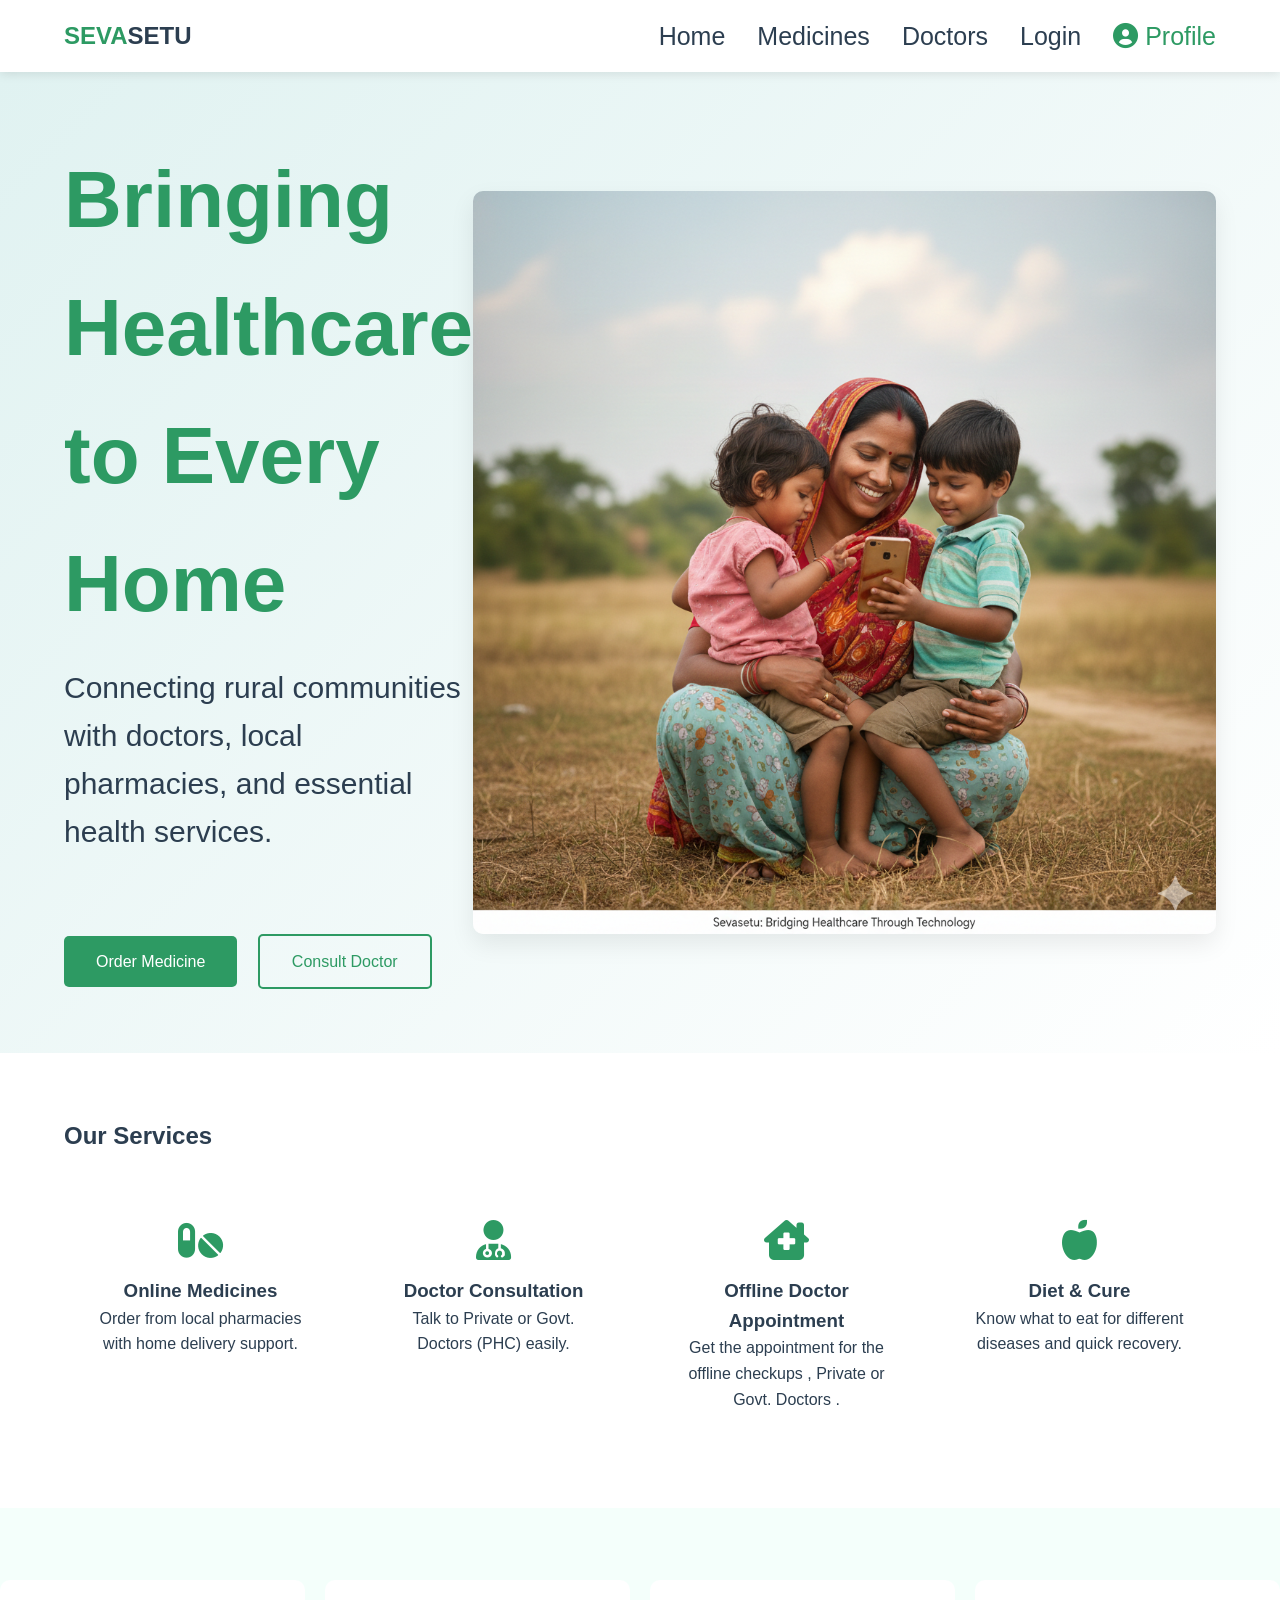
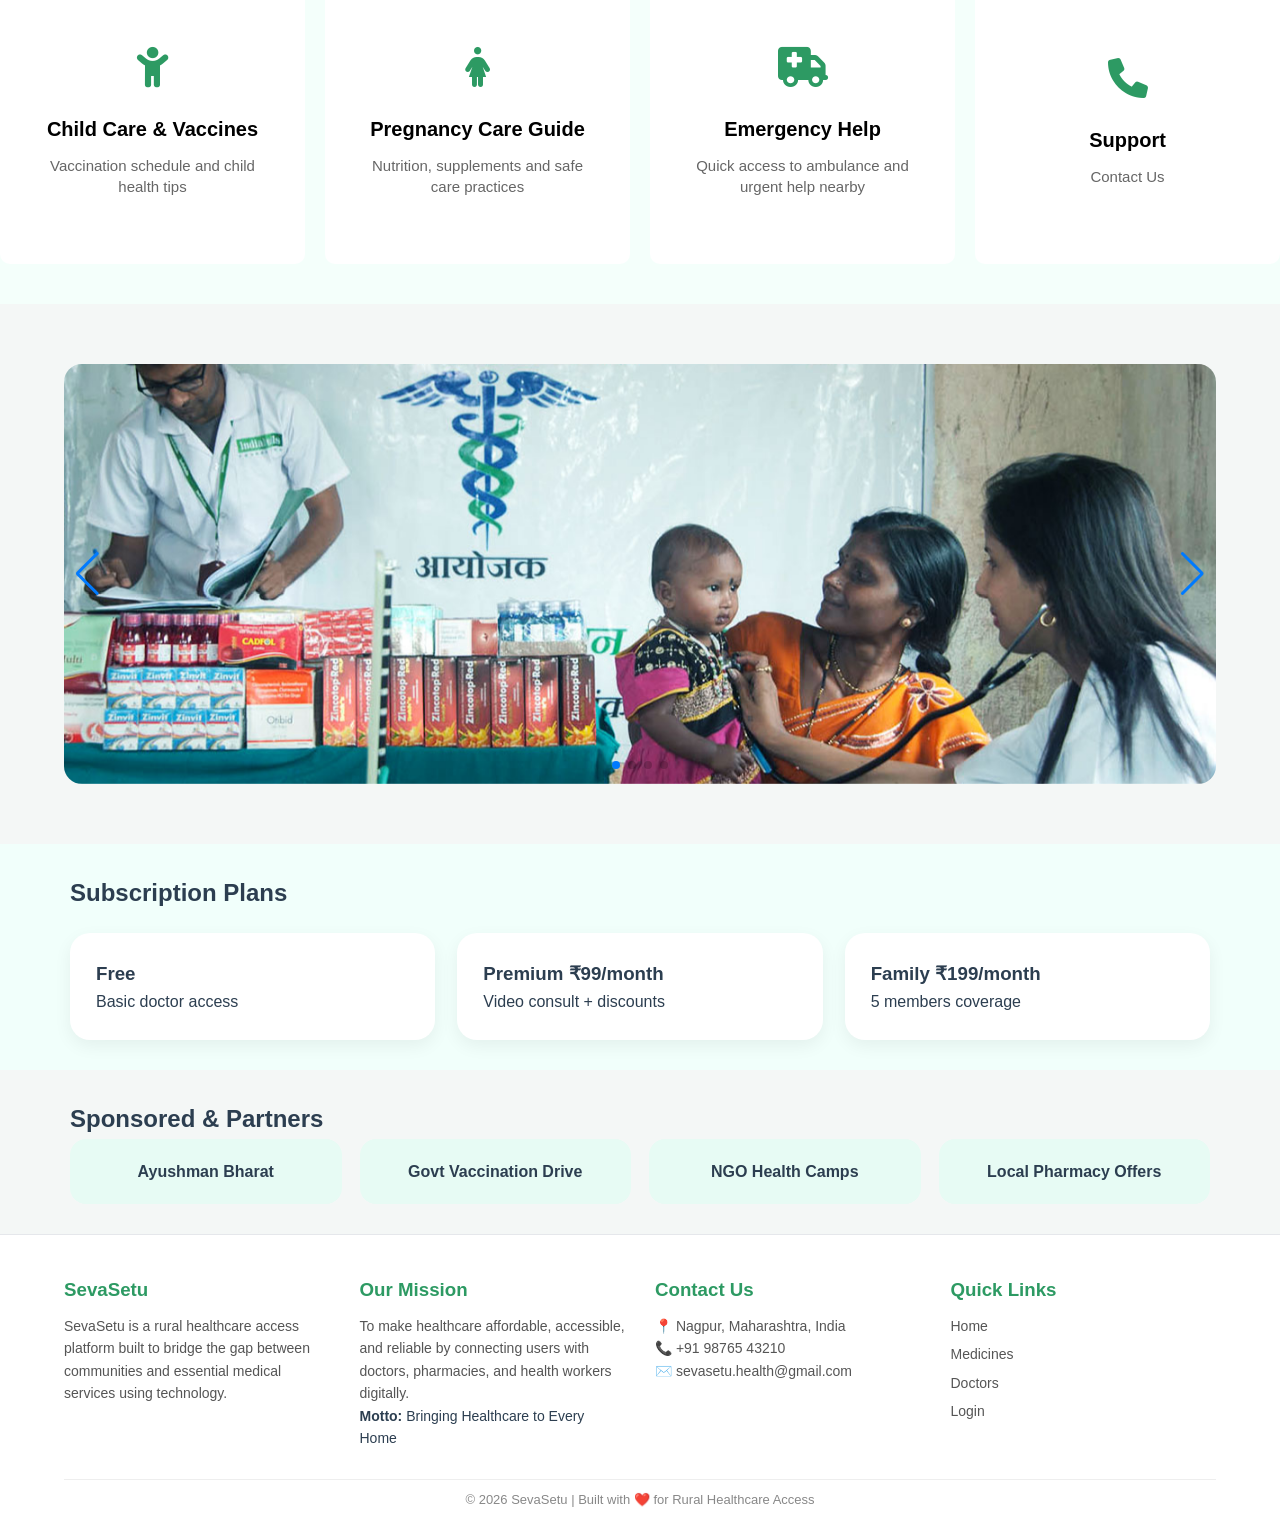
<file: index.html>
<!DOCTYPE html>
<html lang="en">
<head>
    <meta charset="UTF-8">
    <meta name="viewport" content="width=device-width, initial-scale=1.0">
    <title>SevaSetu - Rural Healthcare Access</title>
    <link rel="stylesheet" href="style.css">
    <link rel="stylesheet" href="https://cdnjs.cloudflare.com/ajax/libs/font-awesome/6.0.0/css/all.min.css">
    <link
    rel="stylesheet"
    href="https://cdn.jsdelivr.net/npm/swiper@11/swiper-bundle.min.css"
  /> 
  
</head>
<body>

    <nav class="navbar">
        <div class="logo">SEVA<span>SETU</span></div>
        <ul class="nav-links">
            <li><a href="#home">Home</a></li>
            <li><a href="./medicine.html">Medicines</a></li>
            <li><a href="./doctors.html">Doctors</a></li>
            <li><a href="./login.html">Login</a></li>
            <li><a href="#" class="profile-btn"><i class="fas fa-user-circle"></i> Profile</a></li>
        </ul>
    </nav>

    <header class="hero" id="home">
        <div class="hero-content">
            <h1>Bringing Healthcare to Every Home</h1>
            <p>Connecting rural communities with doctors, local pharmacies, and essential health services.</p>
            <div class="hero-btns">
                <a href="./medicine.html" class="btn-primary">Order Medicine</a>
                <a href="./doctors.html" class="btn-secondary">Consult Doctor</a>
            </div>
        </div>
        <div class="hero-image">
            <img src="./heroimg.png" alt="Rural family using smartphone for healthcare">
        </div>
    </header>

    <section class="services" id="services">
        <div class="section-title">
            <h2>Our Services</h2>
            <div class="underline"></div>
        </div>
        <div class="grid-container">
            <div class="card">
              <a href="./medicine.html">
                <i class="fas fa-pills"></i>
                <h3>Online Medicines</h3>
                <p>Order from local pharmacies with home delivery support.</p>
              </a>
            </div>
            <div class="card">
              <a href="./doctors.html">
                <i class="fas fa-user-md"></i>
                <h3>Doctor Consultation</h3>
                <p>Talk to Private or Govt. Doctors (PHC) easily.</p>
              </a>
            </div>
            <div class="card">
              <a href="./doctors.html">
              <i class="fas fa-clinic-medical"></i>

                <h3>Offline  Doctor Appointment</h3>
                <p>Get the appointment for the offline checkups , Private or Govt. Doctors .</p>
              </a>
              </div>
            <div class="card">
              <a href="./diet">
                <i class="fas fa-apple-alt"></i>
                <h3>Diet & Cure</h3>
                <p>Know what to eat for different diseases and quick recovery.</p>
              </a>
              </div>
           
           
        </div>
    </section>
    <section class="HealthGuides" id="HealthGuides">
        <div class="section-title">
           
            <div class="underline"></div>
        </div>
        <div class="grid-container">
            <div class="card">
                <a href="child-care.html" class="health-card">
                    <i class="fas fa-child"></i>
                    <h3 style="font-size: 20px;">Child Care & Vaccines</h3>
                    <p style="font-size: 15px;">Vaccination schedule and child health tips</p>
                  </a>  
            </div>
            <div class="card">
                <a href="pregnancy-care.html" class="health-card">
                    <i class="fas fa-female"></i>
                    <h3 style="font-size: 20px;">Pregnancy Care Guide</h3>
                    <p style="font-size: 15px;">Nutrition, supplements and safe care practices</p>
                  </a>
                
            </div>
            <div class="card">
                
            <a href="child-care.html" class="health-card">
              <i class="fas fa-ambulance"></i>  
                <h3 style="font-size: 20px;">Emergency Help</h3>
                <p style="font-size: 15px;">Quick access to ambulance and urgent help nearby</p>
              </a>
            </div>
            <div class="card">
                <a href="child-care.html" class="health-card">
                    <i class="fas fa-phone"></i>
                    <h3 style="font-size: 20px;">Support</h3>
                    <p style="font-size: 15px;">Contact Us</p>
                  </a>  
            </div>
           </div>
           </section>
    
           <section class="promo-slider">
            <div class="swiper mySwiper">
              <div class="swiper-wrapper">
          
                <!-- Slide 1 -->
                <div class="swiper-slide">
                    <a href="products.html" class="slide-link">
                  <img src="./checkup 2.jpg" alt="AromaBliss Luxury">
                  </a>
                </div>
          
                <!-- Slide 2 -->
                <div class="swiper-slide">
                    <a href="products.html" class="slide-link">
                  <img src="./img.png" alt="Special Offers">
                    </a>
                </div>
          
                <!-- Slide 3 -->
                <div class="swiper-slide">
                    <a href="products.html" class="slide-link">
                  <img src="./check2.jpg" alt="New Arrivals">
                    </a>
                </div>
                <div class="swiper-slide">
                  <a href="products.html" class="slide-link">
                <img src="./done.jpeg" alt="New Arrivals">
                  </a>
              </div>
          
              </div>
          
              <!-- Navigation -->
              <div class="swiper-button-next"></div>
              <div class="swiper-button-prev"></div>
          
              <!-- Pagination dots -->
              <div class="swiper-pagination banner-pagination"></div>
            
          </section>
    
    
<!-- Plans -->
<section class="plans">
    <h2>Subscription Plans</h2>
    <div class="plan-grid">
      <div class="plan-card">
        <h3>Free</h3>
        <p>Basic doctor access</p>
      </div>
      <div class="plan-card">
        <h3>Premium ₹99/month</h3>
        <p>Video consult + discounts</p>
      </div>
      <div class="plan-card">
        <h3>Family ₹199/month</h3>
        <p>5 members coverage</p>
      </div>
    </div>
  </section>
  
  <!-- Ads -->
  <section class="ads">
    <h2>Sponsored & Partners</h2>
    <div class="ads-grid">
      <div class="ad-box">Ayushman Bharat</div>
      <div class="ad-box">Govt Vaccination Drive</div>
      <div class="ad-box">NGO Health Camps</div>
      <div class="ad-box">Local Pharmacy Offers</div>
    </div>
  </section>
  
  
  <footer style="background:#ffffff; border-top:1px solid #e5e7eb; padding:40px 5% 15px; font-family:'Segoe UI', sans-serif;">

    <div style="display:grid; grid-template-columns:repeat(auto-fit, minmax(220px, 1fr)); gap:30px;">
  
      <!-- About -->
      <div>
        <h3 style="color:#2d9a63; margin-bottom:10px;">SevaSetu</h3>
        <p style="font-size:14px; color:#555; line-height:1.6;">
          SevaSetu is a rural healthcare access platform built to bridge the gap between
          communities and essential medical services using technology.
        </p>
      </div>
  
      <!-- Mission -->
      <div>
        <h3 style="color:#2d9a63; margin-bottom:10px;">Our Mission</h3>
        <p style="font-size:14px; color:#555; line-height:1.6;">
          To make healthcare affordable, accessible, and reliable by connecting users
          with doctors, pharmacies, and health workers digitally.
        </p>
        <p style="font-size:14px;"><strong>Motto:</strong> Bringing Healthcare to Every Home</p>
      </div>
  
      <!-- Contact -->
      <div>
        <h3 style="color:#2d9a63; margin-bottom:10px;">Contact Us</h3>
        <p style="font-size:14px; color:#555;">📍 Nagpur, Maharashtra, India</p>
        <p style="font-size:14px; color:#555;">📞 +91 98765 43210</p>
        <p style="font-size:14px; color:#555;">✉️ sevasetu.health@gmail.com</p>
      </div>
  
      <!-- Quick Links -->
      <div>
        <h3 style="color:#2d9a63; margin-bottom:10px;">Quick Links</h3>
        <a href="index.html" style="display:block; font-size:14px; color:#555; text-decoration:none; margin-bottom:6px;">Home</a>
        <a href="medicines.html" style="display:block; font-size:14px; color:#555; text-decoration:none; margin-bottom:6px;">Medicines</a>
        <a href="doctors.html" style="display:block; font-size:14px; color:#555; text-decoration:none; margin-bottom:6px;">Doctors</a>
        <a href="login.html" style="display:block; font-size:14px; color:#555; text-decoration:none;">Login</a>
      </div>
  
    </div>
  
    <div style="text-align:center; margin-top:30px; font-size:13px; color:#888; border-top:1px solid #eee; padding-top:10px;">
      © 2026 SevaSetu | Built with ❤️ for Rural Healthcare Access
    </div>
  
  </footer>
  

    <script src="https://cdn.jsdelivr.net/npm/swiper@11/swiper-bundle.min.js"></script>

<script>
  const swiper = new Swiper(".mySwiper", {
    loop: true,
    spaceBetween: 20,

    autoplay: {
      delay: 3000,
      disableOnInteraction: false,
    },

    pagination: {
      el: ".swiper-pagination",
      clickable: true,
    },

    navigation: {
      nextEl: ".swiper-button-next",
      prevEl: ".swiper-button-prev",
    },
  });
</script>

      
<script>
  // Smooth scroll for navigation links
  function scrollToSection(id) {
    const el = document.getElementById(id);
    if(el) {
      el.scrollIntoView({ behavior: 'smooth' });
    }
  }

  // Carousel functionality
  const carouselImages = document.getElementById('carousel-images');
  const totalSlides = carouselImages.children.length;
  let currentIndex = 0;

  function updateCarousel() {
    const offset = -currentIndex * 100;
    carouselImages.style.transform = `translateX(${offset}%)`;
  }

  function nextSlide() {
    currentIndex = (currentIndex + 1) % totalSlides;
    updateCarousel();
  }

  function prevSlide() {
    currentIndex = (currentIndex - 1 + totalSlides) % totalSlides;
    updateCarousel();
  }

  // Auto slide every 10 seconds
  setInterval(nextSlide, 10000);


  const cart = [];

  function addToCart(productName) {
    cart.push(productName);
    updateCart();
    alert(`${productName} added to cart!`);
  }

  function updateCart() {
    const cartItemsDiv = document.getElementById('cart-items');
    if (cart.length === 0) {
      cartItemsDiv.innerHTML = '<p>Your cart is empty.</p>';
    } else {
      const itemCounts = {};
      cart.forEach(item => {
        itemCounts[item] = (itemCounts[item] || 0) + 1;
      });

      cartItemsDiv.innerHTML = `
        <ul style="list-style: none; padding-left: 0;">
          ${Object.entries(itemCounts).map(([item, count]) => `
            <li style="padding: 8px 0; border-bottom: 1px solid #ddd;">
              ${item} - <strong>${count}</strong>
            </li>`).join('')}
        </ul>
        <button onclick="clearCart()" style="margin-top: 10px; padding: 8px 16px; background-color: #007c91; color: white; border: none; border-radius: 4px; cursor: pointer;">Clear Cart</button>
      `;
    }
  }

  function clearCart() {
    cart.length = 0;
    updateCart();
  }

  function scrollToSection(id) {
    const element = document.getElementById(id);
    if (element) {
      element.scrollIntoView({ behavior: 'smooth' });
    }
  }
</script>
   
</body>
</html>
</file>
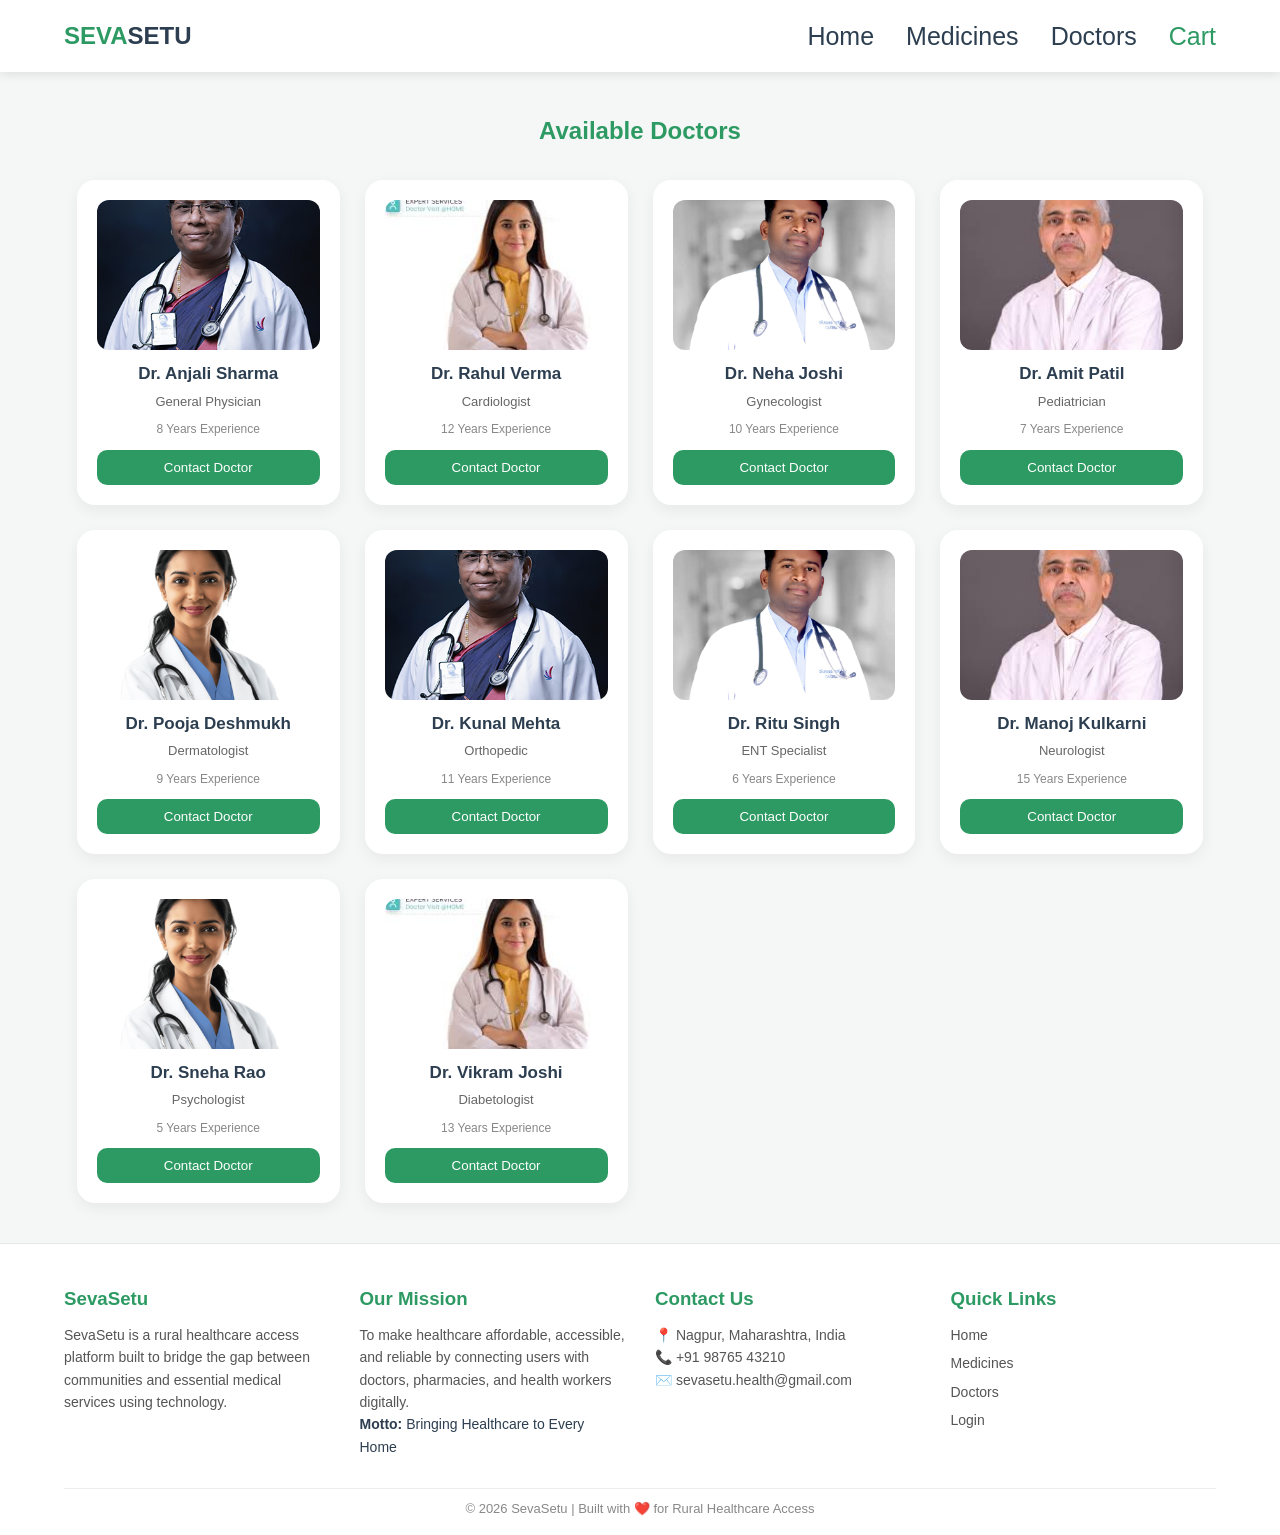
<file: doctors.html>
<!DOCTYPE html>
<html lang="en">
<head>
<meta charset="UTF-8" />
<meta name="viewport" content="width=device-width, initial-scale=1.0" />
<title>SevaSetu | Doctor Consultation</title>

<style>

:root {
    --primary: #2d9a63;
    --secondary: #27ae60;
    --accent: #f39c12;
    --dark: #2c3e50;
    --light: #f4f7f6;
}

* { margin: 0;
   padding: 0;
    box-sizing: border-box; 
 font-family: 'Segoe UI', sans-serif;
 }

 html, body {
    overflow-x: hidden;
  }
  
body { background: var(--light); color: var(--dark); line-height: 1.6; }


.navbar {
    display: flex;
     justify-content: space-between; 
     align-items: center;
    padding: 1rem 5%; background: white; 
    box-shadow: 0 2px 10px rgba(0,0,0,0.1);
    position: sticky; top: 0; z-index: 1000;
}
.logo { font-size: 1.5rem; 
    font-weight: bold; 
    color: var(--primary); 
}

.logo span
 { color: var(--dark); }

.nav-links { list-style: none; 
    display: flex; 
    font-size: 25px;
    gap: 2rem; }

.nav-links a 
{ text-decoration: none; 
    color: var(--dark);
     font-weight: 500;
     }

.profile-btn { 
    color: var(--primary) !important; 
    font-weight: bold; 
}

/* DOCTORS SECTION */
#doctors {
  padding: 40px 6%;
}

#doctors h2 {
  text-align: center;
  color: var(--primary);
  margin-bottom: 30px;
}

.doctor-grid {
  display: grid;
  grid-template-columns: repeat(auto-fit, minmax(240px, 1fr));
  gap: 25px;
}

.doctor-card {
  background: white;
  border-radius: 18px;
  padding: 20px;
  box-shadow: 0 5px 15px rgba(0,0,0,0.06);
  display: flex;
  flex-direction: column;
  text-align: center;
  transition: 0.3s;
}

.doctor-card:hover {
  transform: translateY(-5px);
  border: 2px solid var(--primary);
}

.doctor-img {
  width: 100%;
  height: 150px;
  object-fit: cover;
  border-radius: 12px;
  margin-bottom: 10px;
}

.doctor-card h3 {
  font-size: 17px;
  margin-bottom: 4px;
}

.speciality {
  font-size: 13px;
  color: #666;
  margin-bottom: 8px;
}

.experience {
  font-size: 12px;
  color: #888;
  margin-bottom: 10px;
}

.contact-btn {
  background: var(--primary);
  color: white;
  border: none;
  padding: 10px;
  border-radius: 10px;
  cursor: pointer;
  margin-top: auto;
}

.contact-btn:hover {
  background: #248a57;
}
</style>
</head>
<body>

<!-- NAVBAR -->
<header class="navbar">
    <div class="logo">SEVA<span>SETU</span></div>
  <ul class="nav-links">
    <li><a href="index.html">Home</a></li>
    <li><a href="medicine.html">Medicines</a></li>
    <li><a href="doctors.html">Doctors</a></li>
    <li><a href="cart.html" class="profile-btn">Cart</a></li>
  </ul>
</header>

<!-- DOCTOR CONSULTATION -->
<section id="doctors">
  <h2>Available Doctors</h2>

  <div class="doctor-grid">

    <!-- 10 Doctor Cards -->
    <div class="doctor-card">
      <img src="./Dr-Sathiamma.jpg" class="doctor-img">
      <h3>Dr. Anjali Sharma</h3>
      <div class="speciality">General Physician</div>
      <div class="experience">8 Years Experience</div>
      <button class="contact-btn" onclick="contactDoctor('Dr. Anjali Sharma')">Contact Doctor</button>
    </div>

    <div class="doctor-card">
      <img src="./doc.jpeg" class="doctor-img">
      <h3>Dr. Rahul Verma</h3>
      <div class="speciality">Cardiologist</div>
      <div class="experience">12 Years Experience</div>
      <button class="contact-btn" onclick="contactDoctor('Dr. Rahul Verma')">Contact Doctor</button>
    </div>

    <div class="doctor-card">
      <img src="./doc1.jpg" class="doctor-img">
      <h3>Dr. Neha Joshi</h3>
      <div class="speciality">Gynecologist</div>
      <div class="experience">10 Years Experience</div>
      <button class="contact-btn" onclick="contactDoctor('Dr. Neha Joshi')">Contact Doctor</button>
    </div>

    <div class="doctor-card">
      <img src="./doc3.jpeg" class="doctor-img">
      <h3>Dr. Amit Patil</h3>
      <div class="speciality">Pediatrician</div>
      <div class="experience">7 Years Experience</div>
      <button class="contact-btn" onclick="contactDoctor('Dr. Amit Patil')">Contact Doctor</button>
    </div>

    <div class="doctor-card">
      <img src="./doc4.png" class="doctor-img">
      <h3>Dr. Pooja Deshmukh</h3>
      <div class="speciality">Dermatologist</div>
      <div class="experience">9 Years Experience</div>
      <button class="contact-btn" onclick="contactDoctor('Dr. Pooja Deshmukh')">Contact Doctor</button>
    </div>

    <div class="doctor-card">
      <img src="./Dr-Sathiamma.jpg" class="doctor-img">
      <h3>Dr. Kunal Mehta</h3>
      <div class="speciality">Orthopedic</div>
      <div class="experience">11 Years Experience</div>
      <button class="contact-btn" onclick="contactDoctor('Dr. Kunal Mehta')">Contact Doctor</button>
    </div>

    <div class="doctor-card">
      <img src="./doc1.jpg" class="doctor-img">
      <h3>Dr. Ritu Singh</h3>
      <div class="speciality">ENT Specialist</div>
      <div class="experience">6 Years Experience</div>
      <button class="contact-btn" onclick="contactDoctor('Dr. Ritu Singh')">Contact Doctor</button>
    </div>

    <div class="doctor-card">
      <img src="./doc3.jpeg" class="doctor-img">
      <h3>Dr. Manoj Kulkarni</h3>
      <div class="speciality">Neurologist</div>
      <div class="experience">15 Years Experience</div>
      <button class="contact-btn" onclick="contactDoctor('Dr. Manoj Kulkarni')">Contact Doctor</button>
    </div>

    <div class="doctor-card">
      <img src="./doc4.png" class="doctor-img">
      <h3>Dr. Sneha Rao</h3>
      <div class="speciality">Psychologist</div>
      <div class="experience">5 Years Experience</div>
      <button class="contact-btn" onclick="contactDoctor('Dr. Sneha Rao')">Contact Doctor</button>
    </div>

    <div class="doctor-card">
      <img src="./doc.jpeg" class="doctor-img">
      <h3>Dr. Vikram Joshi</h3>
      <div class="speciality">Diabetologist</div>
      <div class="experience">13 Years Experience</div>
      <button class="contact-btn" onclick="contactDoctor('Dr. Vikram Joshi')">Contact Doctor</button>
    </div>

  </div>
</section>
<footer style="background:#ffffff; border-top:1px solid #e5e7eb; padding:40px 5% 15px; font-family:'Segoe UI', sans-serif;">

    <div style="display:grid; grid-template-columns:repeat(auto-fit, minmax(220px, 1fr)); gap:30px;">
  
      <!-- About -->
      <div>
        <h3 style="color:#2d9a63; margin-bottom:10px;">SevaSetu</h3>
        <p style="font-size:14px; color:#555; line-height:1.6;">
          SevaSetu is a rural healthcare access platform built to bridge the gap between
          communities and essential medical services using technology.
        </p>
      </div>
  
      <!-- Mission -->
      <div>
        <h3 style="color:#2d9a63; margin-bottom:10px;">Our Mission</h3>
        <p style="font-size:14px; color:#555; line-height:1.6;">
          To make healthcare affordable, accessible, and reliable by connecting users
          with doctors, pharmacies, and health workers digitally.
        </p>
        <p style="font-size:14px;"><strong>Motto:</strong> Bringing Healthcare to Every Home</p>
      </div>
  
      <!-- Contact -->
      <div>
        <h3 style="color:#2d9a63; margin-bottom:10px;">Contact Us</h3>
        <p style="font-size:14px; color:#555;">📍 Nagpur, Maharashtra, India</p>
        <p style="font-size:14px; color:#555;">📞 +91 98765 43210</p>
        <p style="font-size:14px; color:#555;">✉️ sevasetu.health@gmail.com</p>
      </div>
  
      <!-- Quick Links -->
      <div>
        <h3 style="color:#2d9a63; margin-bottom:10px;">Quick Links</h3>
        <a href="index.html" style="display:block; font-size:14px; color:#555; text-decoration:none; margin-bottom:6px;">Home</a>
        <a href="medicines.html" style="display:block; font-size:14px; color:#555; text-decoration:none; margin-bottom:6px;">Medicines</a>
        <a href="doctors.html" style="display:block; font-size:14px; color:#555; text-decoration:none; margin-bottom:6px;">Doctors</a>
        <a href="login.html" style="display:block; font-size:14px; color:#555; text-decoration:none;">Login</a>
      </div>
  
    </div>
  
    <div style="text-align:center; margin-top:30px; font-size:13px; color:#888; border-top:1px solid #eee; padding-top:10px;">
      © 2026 SevaSetu | Built with ❤️ for Rural Healthcare Access
    </div>
  
  </footer>
  
<script>
function contactDoctor(name) {
  alert("Request sent to " + name + ". Doctor will contact you shortly (Demo).");
}
</script>

</body>
</html>
</file>
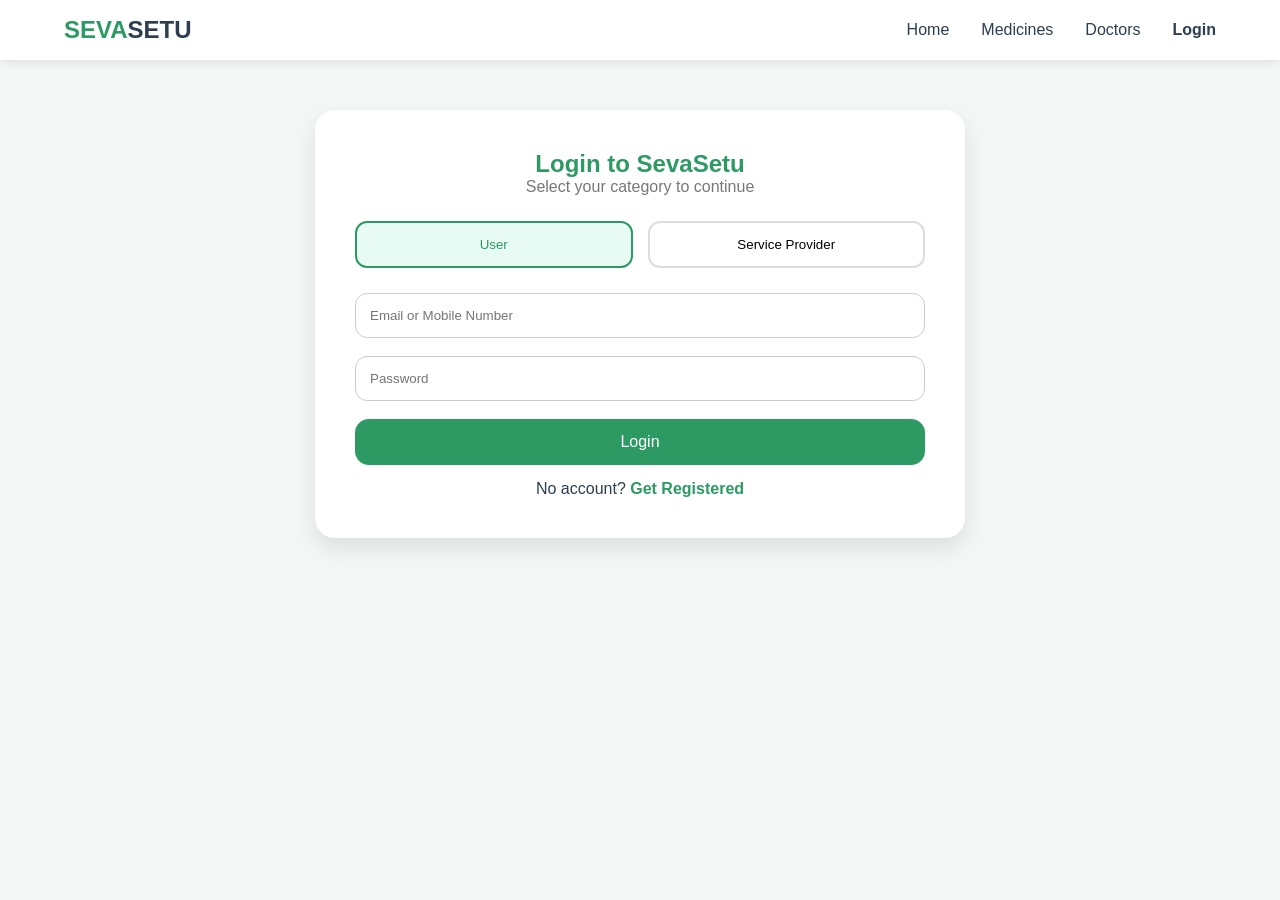
<file: login.html>
<!DOCTYPE html>
<html lang="en">
<head>
<meta charset="UTF-8" />
<meta name="viewport" content="width=device-width, initial-scale=1.0" />
<title>SevaSetu | Login</title>

<link rel="stylesheet" href="https://cdnjs.cloudflare.com/ajax/libs/font-awesome/6.5.0/css/all.min.css">

<style>
:root {
  --primary: #2d9a63;
  --dark: #2c3e50;
  --light: #f4f7f6;
}

* {
  margin: 0;
  padding: 0;
  box-sizing: border-box;
  font-family: 'Segoe UI', sans-serif;
}

body {
  background: var(--light);
  color: var(--dark);
}

/* NAVBAR */
.navbar {
  display: flex;
  justify-content: space-between;
  align-items: center;
  padding: 1rem 5%;
  background: white;
  box-shadow: 0 2px 10px rgba(0,0,0,0.1);
  position: sticky;
  top: 0;
}

.logo {
  font-size: 1.5rem;
  font-weight: bold;
  color: var(--primary);
}

.logo span { color: var(--dark); }

.nav-links {
  list-style: none;
  display: flex;
  gap: 2rem;
}

.nav-links a {
  text-decoration: none;
  color: var(--dark);
}

.profile-btn {
  color: var(--primary);
  font-weight: bold;
}

/* LOGIN */
.login-wrapper {
  display: flex;
  justify-content: center;
  padding: 50px 20px;
}

.login-box {
  background: white;
  width: 100%;
  max-width: 650px;
  padding: 40px;
  border-radius: 20px;
  box-shadow: 0 10px 25px rgba(0,0,0,0.1);
}

.login-box h2 {
  text-align: center;
  color: var(--primary);
}

.login-box p {
  text-align: center;
  color: #777;
  margin-bottom: 25px;
}

.tabs {
  display: flex;
  gap: 15px;
  margin-bottom: 25px;
}

.tab-btn {
  flex: 1;
  padding: 14px;
  border-radius: 12px;
  border: 2px solid #ddd;
  background: white;
  cursor: pointer;
}

.tab-btn.active {
  background: #e8faf4;
  border-color: var(--primary);
  color: var(--primary);
}

input, select {
  width: 100%;
  padding: 14px;
  border-radius: 12px;
  border: 1px solid #ccc;
  margin-bottom: 18px;
}

.login-btn {
  width: 100%;
  background: var(--primary);
  color: white;
  border: none;
  padding: 14px;
  border-radius: 14px;
  cursor: pointer;
  font-size: 16px;
}

.register {
  text-align: center;
  margin-top: 15px;
}

.register a {
  color: var(--primary);
  font-weight: bold;
  text-decoration: none;
}

.toast {
  position: fixed;
  top: 30px;               /* distance from top */
  left: 50%;
  transform: translateX(-50%) translateY(-10px);

  background: #eafff5;
  color: #2d9a63;

  padding: 18px 32px;      /* bigger size */
  border-radius: 18px;

  box-shadow: 0 12px 30px rgba(0,0,0,0.2);

  font-weight: 700;
  font-size: 18px;

  display: flex;
  align-items: center;
  gap: 12px;

  opacity: 0;
  transition: all 0.4s ease;
  z-index: 9999;
}

.toast.show {
  opacity: 1;
  transform: translateX(-50%) translateY(0);
}

.toast i {
  font-size: 24px;
}

</style>
</head>
<body>

<!-- NAVBAR -->
<header class="navbar">
  <div class="logo">SEVA<span>SETU</span></div>
  <ul class="nav-links">
    <li><a href="index.html">Home</a></li>
    <li><a href="medicine.html">Medicines</a></li>
    <li><a href="doctors.html">Doctors</a></li>
    <li><a href="login.html" class="profile-btn">Login</a></li>
  </ul>
</header>

<!-- LOGIN FORM -->
<div class="login-wrapper">
  <div class="login-box">
    <h2>Login to SevaSetu</h2>
    <p>Select your category to continue</p>

    <div class="tabs">
      <button class="tab-btn active" onclick="selectType('user')">User</button>
      <button class="tab-btn" onclick="selectType('provider')">Service Provider</button>
    </div>

    <select id="providerRole" style="display:none;">
      <option value="">Select Service Type</option>
      <option value="Doctor">Doctor</option>
      <option value="Pharmacy">Local Pharmacy</option>
      <option value="ASHA Worker">ASHA Worker</option>
    </select>

    <input type="text" id="email" placeholder="Email or Mobile Number">
    <input type="password" id="password" placeholder="Password">

    <button class="login-btn" onclick="login()">Login</button>

    <div class="register">
      No account? <a href="register.html">Get Registered</a>
    </div>
  </div>
</div>

<!-- TOAST -->
<div id="toast" class="toast">
  <i id="toastIcon" class="fas fa-user-check"></i>
  <span id="toastMsg">Login successful</span>
</div>

<script>
let loginType = "user";

function selectType(type) {
  loginType = type;
  document.querySelectorAll(".tab-btn").forEach(btn => btn.classList.remove("active"));
  event.target.classList.add("active");
  document.getElementById("providerRole").style.display = type === "provider" ? "block" : "none";
}

function showToast(message, icon) {
  const toast = document.getElementById("toast");
  document.getElementById("toastMsg").innerText = message;
  document.getElementById("toastIcon").className = icon;

  toast.classList.add("show");
  setTimeout(() => toast.classList.remove("show"), 2500);
}

function login() {
  const email = document.getElementById("email").value;
  const pass = document.getElementById("password").value;
  const role = document.getElementById("providerRole").value;

  if (!email || !pass) {
    showToast("Please fill all fields", "fas fa-triangle-exclamation");
    return;
  }

  if (loginType === "provider" && role === "") {
    showToast("Select service type", "fas fa-triangle-exclamation");
    return;
  }

  showToast("Login successful", "fas fa-user-check");
}
</script>

</body>
</html>
</file>
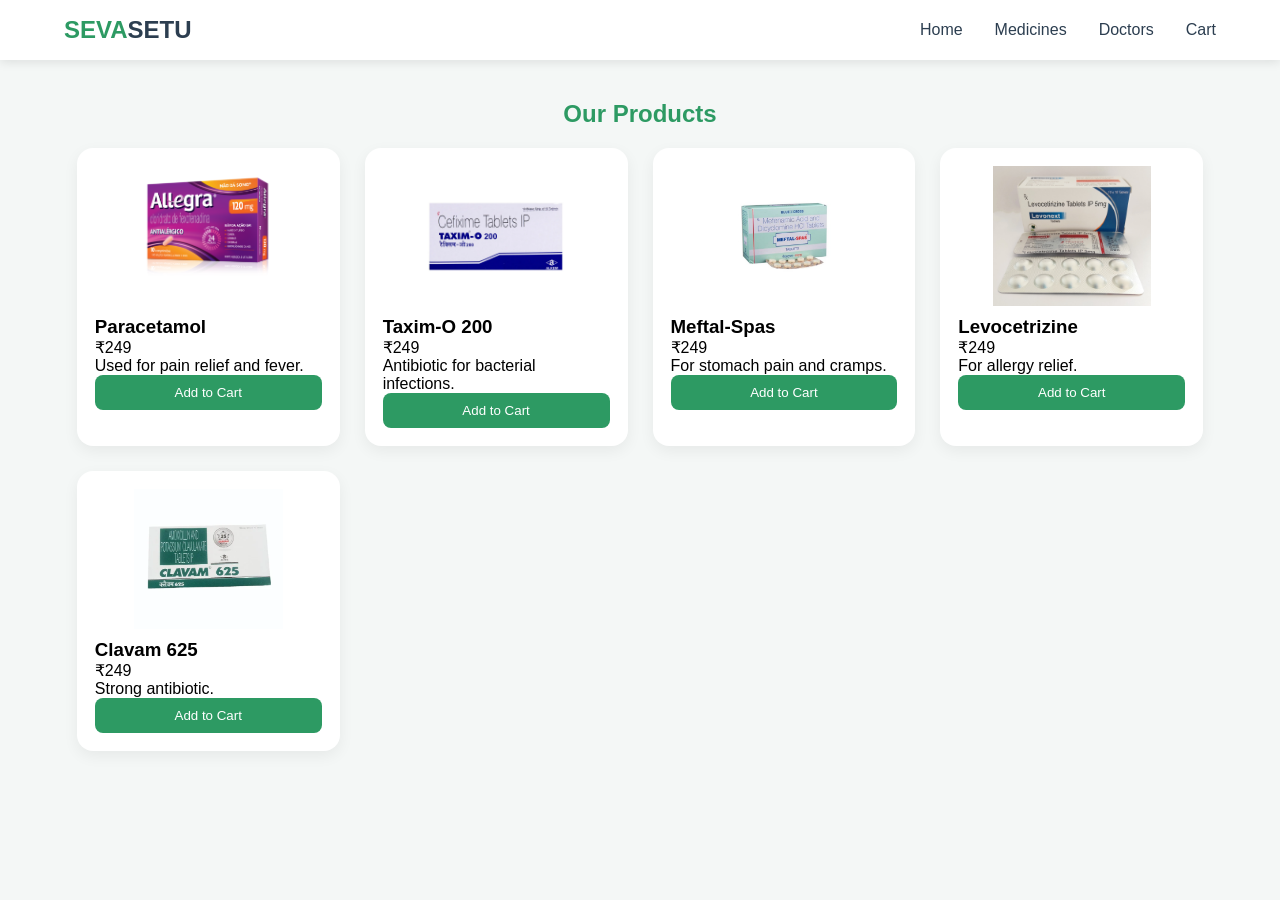
<file: medicine.html>
<!DOCTYPE html>
<html lang="en">
<head>
<meta charset="UTF-8" />
<meta name="viewport" content="width=device-width, initial-scale=1.0" />
<title>SevaSetu | Medicines</title>

<style>
:root {
    --primary: #2d9a63;
    --dark: #2c3e50;
    --light: #f4f7f6;
}

* {
  margin: 0;
  padding: 0;
  box-sizing: border-box;
  font-family: 'Segoe UI', sans-serif;
}

body {
  background: var(--light);
}

/* NAVBAR */
.navbar {
  display: flex;
  justify-content: space-between; 
  align-items: center;
  padding: 1rem 5%; 
  background: white; 
  box-shadow: 0 2px 10px rgba(0,0,0,0.1);
  position: sticky; 
  top: 0; 
  z-index: 1000;
}

.logo { 
  font-size: 1.5rem; 
  font-weight: bold; 
  color: var(--primary); 
}

.logo span { 
  color: var(--dark); 
}

.nav-links { 
  list-style: none; 
  display: flex; 
  gap: 2rem; 
}

.nav-links a { 
  text-decoration: none; 
  color: var(--dark);
  font-weight: 500;
}

.profile-btn { 
  color: var(--primary); 
  font-weight: bold; 
}

/* PRODUCTS */
#products {
  padding: 40px 6%;
}

.product-grid {
  display: grid;
  grid-template-columns: repeat(auto-fit, minmax(240px, 1fr));
  gap: 25px;
}

.product-card {
  background: white;
  border-radius: 16px;
  padding: 18px;
  box-shadow: 0 5px 15px rgba(0,0,0,0.06);
  display: flex;
  flex-direction: column;
}

.product-image {
  width: 100%;
  height: 140px;
  object-fit: contain;
  margin-bottom: 10px;
}

.add-to-cart {
  background: var(--primary);
  color: white;
  border: none;
  padding: 10px;
  border-radius: 8px;
  cursor: pointer;
}

/* POPUP */
#cart-popup {
  position: fixed;
  top: 20px;
  left: 50%;
  transform: translateX(-50%) translateY(-20px);
  background: #e9fff4;
  border: 2px solid #2d9a63;
  padding: 14px 22px;
  border-radius: 14px;
  display: flex;
  align-items: center;
  gap: 15px;
  box-shadow: 0 10px 25px rgba(0,0,0,0.15);
  opacity: 0;
  pointer-events: none;
  transition: 0.4s ease;
  z-index: 9999;
}
</style>
</head>
<body>

<!-- NAVBAR -->
<nav class="navbar">
  <div class="logo">SEVA<span>SETU</span></div>
  <ul class="nav-links">
      <li><a href="./index.html">Home</a></li>
      <li><a href="./medicine.html">Medicines</a></li>
      <li><a href="./doctors.html">Doctors</a></li>
      <li><a href="./cart.html">Cart</a></li>
  </ul>
</nav>

<section id="products">
<h1 style="text-align:center;color:#2d9a63;margin-bottom:20px;">Our Products</h1>

<div class="product-grid">

  <div class="product-card">
    <img class="product-image" src="./allegra.png">
    <h3>Paracetamol</h3>
    <p>₹249</p>
    <p>Used for pain relief and fever.</p>
    <button class="add-to-cart" onclick="addToCart('Paracetamol', 249, './allegra.png')">Add to Cart</button>
  </div>

  <div class="product-card">
    <img class="product-image" src="./taxim.webp">
    <h3>Taxim-O 200</h3>
    <p>₹249</p>
    <p>Antibiotic for bacterial infections.</p>
    <button class="add-to-cart" onclick="addToCart('Taxim-O 200', 249, './taxim.webp')">Add to Cart</button>
  </div>

  <div class="product-card">
    <img class="product-image" src="./meftal.jpg">
    <h3>Meftal-Spas</h3>
    <p>₹249</p>
    <p>For stomach pain and cramps.</p>
    <button class="add-to-cart" onclick="addToCart('Meftal-Spas', 249, './meftal.jpg')">Add to Cart</button>
  </div>

  <div class="product-card">
    <img class="product-image" src="./levo.jpeg">
    <h3>Levocetrizine</h3>
    <p>₹249</p>
    <p>For allergy relief.</p>
    <button class="add-to-cart" onclick="addToCart('Levocetrizine', 249, './levo.jpeg')">Add to Cart</button>
  </div>

  <div class="product-card">
    <img class="product-image" src="./clavam.webp">
    <h3>Clavam 625</h3>
    <p>₹249</p>
    <p>Strong antibiotic.</p>
    <button class="add-to-cart" onclick="addToCart('Clavam 625', 249, './clavam.webp')">Add to Cart</button>
  </div>

</div>
</section>

<!-- POPUP -->
<div id="cart-popup">
  <span style="color:#2d9a63;font-weight:600;">Added to cart 🛒</span>
  <a href="cart.html" style="background:#2d9a63;color:white;padding:6px 14px;border-radius:20px;text-decoration:none;">Go to Cart</a>
</div>

<script>
function addToCart(name, price, img) {
  let cart = JSON.parse(localStorage.getItem("cart")) || [];

  const existing = cart.find(item => item.name === name);

  if (existing) {
    existing.qty += 1;
  } else {
    cart.push({
      name: name,
      price: price,
      img: img,
      qty: 1
    });
  }

  localStorage.setItem("cart", JSON.stringify(cart));
  showCartPopup();
}

function showCartPopup() {
  const popup = document.getElementById("cart-popup");
  popup.style.opacity = "1";
  popup.style.transform = "translateX(-50%) translateY(0)";
  popup.style.pointerEvents = "auto";

  setTimeout(() => {
    popup.style.opacity = "0";
    popup.style.transform = "translateX(-50%) translateY(-20px)";
    popup.style.pointerEvents = "none";
  }, 1500);
}
</script>

</body>
</html>
</file>
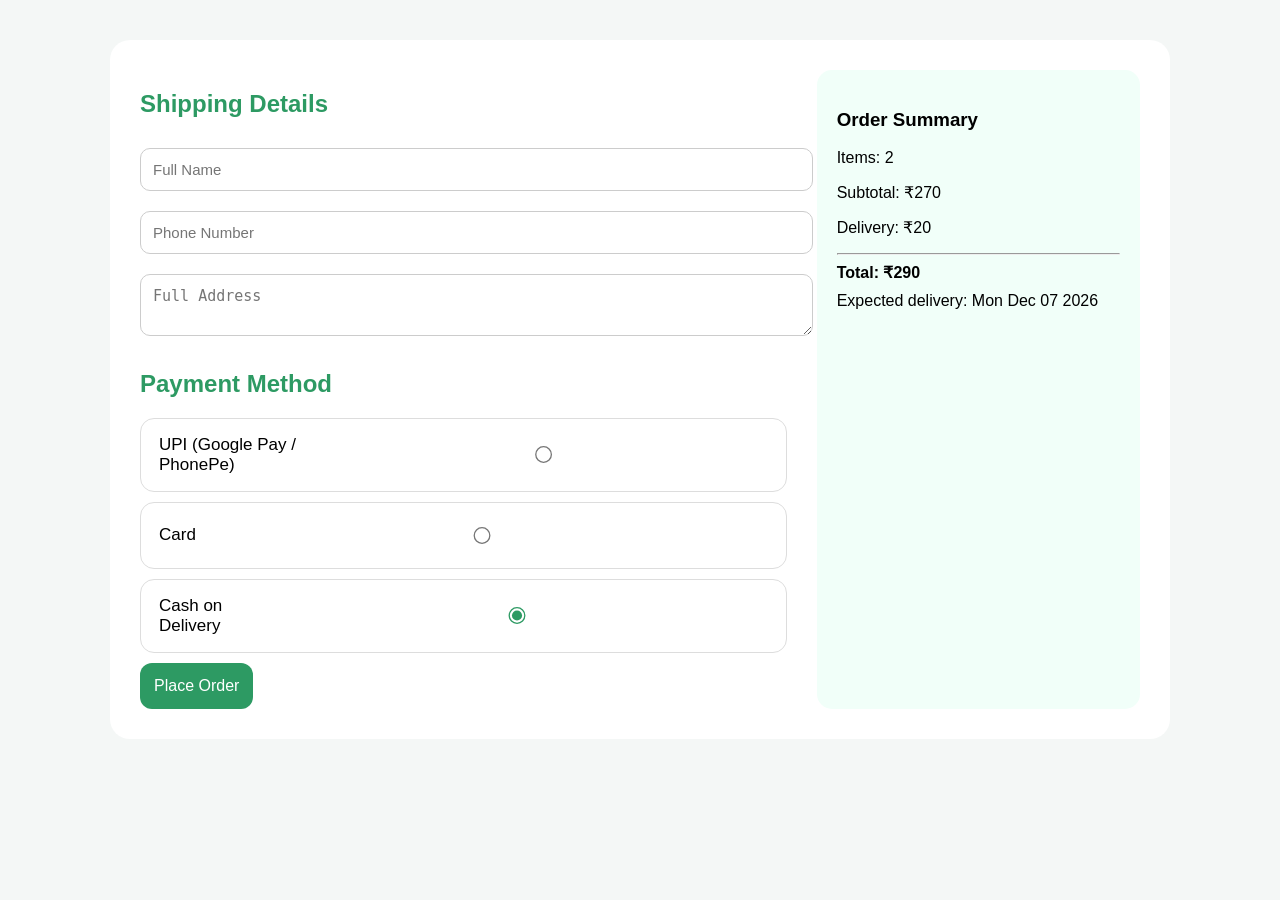
<file: payment.html>
<!DOCTYPE html>
<html>
<head>
<meta charset="UTF-8">
<title>SevaSetu | Checkout</title>

<style>
body {
  font-family: Segoe UI, sans-serif;
  background: #f4f7f6;
  margin: 0;
}

.container {
  max-width: 1000px;
  margin: 40px auto;
  background: #fff;
  padding: 30px;
  border-radius: 20px;
}

.grid {
  display: grid;
  grid-template-columns: 2fr 1fr;
  gap: 30px;
}

h2 { color: #2d9a63; }

input, textarea {
  width: 100%;
  padding: 12px;
  margin: 10px 0;
  border-radius: 10px;
  border: 1px solid #ccc;
  font-size: 15px;
}

/* Payment methods */
.method {
  border: 1px solid #ddd;
  padding: 16px 18px;
  border-radius: 14px;
  margin-bottom: 10px;
  cursor: pointer;
  display: flex;
  justify-content: space-between;
  align-items: center;
  font-size: 17px;
}

.method:hover {
  border-color: #2d9a63;
  background: #f3fffa;
}

.method input[type="radio"] {
  transform: scale(1.3);
  accent-color: #2d9a63;
}

.payform {
  margin: 10px 0 20px 0;
}

.hidden {
  display: none;
}

button {
  background: #2d9a63;
  color: #fff;
  border: none;
  padding: 14px;
  border-radius: 12px;
  cursor: pointer;
  font-size: 16px;
}

.summary {
  background: #f1fff9;
  padding: 20px;
  border-radius: 15px;
}

/* Toast */
.toast {
  position: fixed;
  top: 20px;
  left: 50%;
  transform: translateX(-50%) translateY(-20px);
  background: #eafff5;
  color: #2d9a63;
  padding: 16px 28px;
  border-radius: 18px;
  font-weight: bold;
  box-shadow: 0 10px 30px rgba(0,0,0,0.2);
  opacity: 0;
  transition: 0.4s ease;
  z-index: 9999;
}
.toast.show {
  opacity: 1;
  transform: translateX(-50%) translateY(0);
}
</style>
</head>

<body>

<div class="container" id="checkout">
  <div class="grid">

    <!-- LEFT -->
    <div>
      <h2>Shipping Details</h2>
      <input id="name" placeholder="Full Name">
      <input id="phone" placeholder="Phone Number">
      <textarea id="address" placeholder="Full Address"></textarea>

      <h2>Payment Method</h2>

      <label class="method">
        <span>UPI (Google Pay / PhonePe)</span>
        <input type="radio" name="pay" onclick="showForm('upi')">
      </label>

      <div id="upi" class="payform hidden">
        <input placeholder="Enter UPI ID (example@upi)">
      </div>

      <label class="method">
        <span>Card</span>
        <input type="radio" name="pay" onclick="showForm('card')">
      </label>

      <div id="card" class="payform hidden">
        <input placeholder="Card Number">
        <input placeholder="Expiry (MM/YY)">
        <input placeholder="CVV">
      </div>

      <label class="method">
        <span>Cash on Delivery</span>
        <input type="radio" name="pay" onclick="showForm('cod')" checked>
      </label>

      <button onclick="placeOrder()">Place Order</button>
    </div>

    <!-- RIGHT -->
    <div class="summary">
      <h3>Order Summary</h3>
      <p>Items: <span id="items"></span></p>
      <p>Subtotal: ₹<span id="subtotal"></span></p>
      <p>Delivery: ₹20</p>
      <hr>
      <strong>Total: ₹<span id="total"></span></strong>
      <p id="delivery-date" style="margin-top:10px;"></p>
    </div>

  </div>
</div>

<!-- SUCCESS SCREEN -->
<div class="container hidden" id="track">
  <div style="text-align:center;">
    <h2>Order Placed Successfully 🎉</h2>
    <p>Order ID: <strong id="orderId"></strong></p>
    <p>Expected Delivery: <strong id="finalDate"></strong></p>
    <br>
    <button onclick="location.href='index.html'">Go to Home</button>
  </div>
</div>

<!-- Toast -->
<div id="toast" class="toast">✅ Payment Successful! Order Placed</div>

<script>
let cart = JSON.parse(localStorage.getItem("cart")) || [];

function loadSummary() {
  let qty = 0, total = 0;
  cart.forEach(i => {
    qty += i.qty;
    total += i.qty * i.price;
  });

  document.getElementById("items").innerText = qty;
  document.getElementById("subtotal").innerText = total;
  document.getElementById("total").innerText = total + 20;

  let date = new Date();
  date.setDate(date.getDate() + 3);
  document.getElementById("delivery-date").innerText =
    "Expected delivery: " + date.toDateString();
}
loadSummary();

function showForm(type) {
  document.getElementById("upi").classList.add("hidden");
  document.getElementById("card").classList.add("hidden");

  if (type === "upi") {
    document.getElementById("upi").classList.remove("hidden");
  }
  if (type === "card") {
    document.getElementById("card").classList.remove("hidden");
  }
}

function placeOrder() {
  if (!name.value || !phone.value || !address.value) {
    alert("Please fill all details");
    return;
  }

  const toast = document.getElementById("toast");
  toast.classList.add("show");
  setTimeout(() => toast.classList.remove("show"), 2000);

  setTimeout(() => {
    const orderId = "SEVA" + Math.floor(100000 + Math.random() * 900000);
    let date = new Date();
    date.setDate(date.getDate() + 3);

    document.getElementById("checkout").classList.add("hidden");
    document.getElementById("track").classList.remove("hidden");

    document.getElementById("orderId").innerText = orderId;
    document.getElementById("finalDate").innerText = date.toDateString();

    localStorage.removeItem("cart");
  }, 2200);
}
</script>

</body>
</html>
</file>
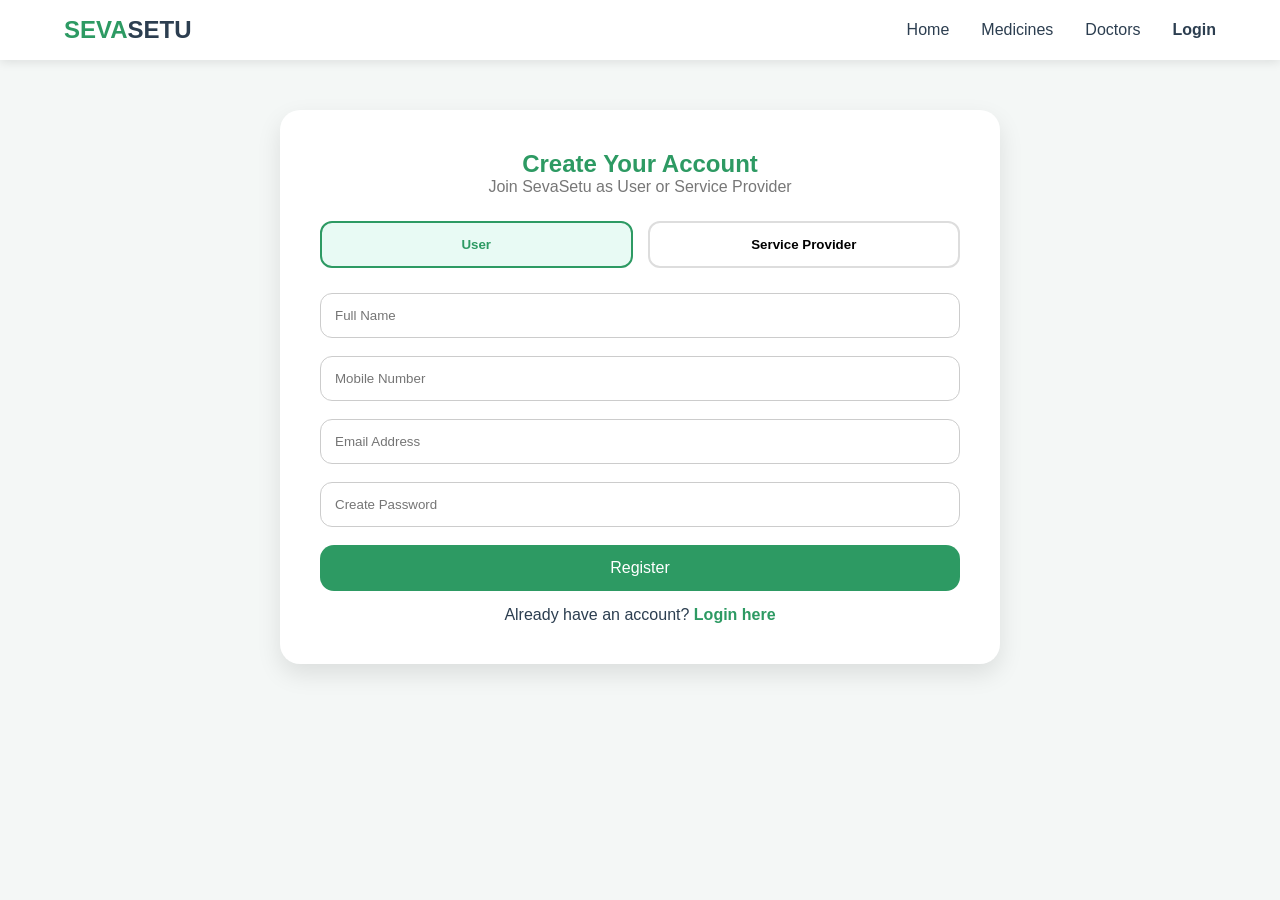
<file: register.html>
<!DOCTYPE html>
<html lang="en">
<head>
<meta charset="UTF-8" />
<meta name="viewport" content="width=device-width, initial-scale=1.0" />
<title>SevaSetu | Register</title>

<link rel="stylesheet" href="https://cdnjs.cloudflare.com/ajax/libs/font-awesome/6.5.0/css/all.min.css">

<style>
:root {
  --primary: #2d9a63;
  --dark: #2c3e50;
  --light: #f4f7f6;
}

* {
  margin: 0;
  padding: 0;
  box-sizing: border-box;
  font-family: 'Segoe UI', sans-serif;
}

body { background: var(--light); color: var(--dark); }

/* NAVBAR */
.navbar {
  display: flex;
  justify-content: space-between;
  align-items: center;
  padding: 1rem 5%;
  background: white;
  box-shadow: 0 2px 10px rgba(0,0,0,0.1);
  position: sticky;
  top: 0;
}

.logo {
  font-size: 1.5rem;
  font-weight: bold;
  color: var(--primary);
}

.logo span { color: var(--dark); }

.nav-links {
  list-style: none;
  display: flex;
  gap: 2rem;
}

.nav-links a {
  text-decoration: none;
  color: var(--dark);
}

.profile-btn {
  color: var(--primary);
  font-weight: bold;
}

/* REGISTER FORM */
.register-wrapper {
  display: flex;
  justify-content: center;
  padding: 50px 20px;
}

.register-box {
  background: white;
  width: 100%;
  max-width: 720px;
  padding: 40px;
  border-radius: 20px;
  box-shadow: 0 10px 25px rgba(0,0,0,0.1);
}

.register-box h2 {
  text-align: center;
  color: var(--primary);
}

.register-box p {
  text-align: center;
  color: #777;
  margin-bottom: 25px;
}

.tabs {
  display: flex;
  gap: 15px;
  margin-bottom: 25px;
}

.tab-btn {
  flex: 1;
  padding: 14px;
  border-radius: 12px;
  border: 2px solid #ddd;
  background: white;
  cursor: pointer;
  font-weight: 600;
}

.tab-btn.active {
  background: #e8faf4;
  border-color: var(--primary);
  color: var(--primary);
}

input, select {
  width: 100%;
  padding: 14px;
  border-radius: 12px;
  border: 1px solid #ccc;
  margin-bottom: 18px;
}

.register-btn {
  width: 100%;
  background: var(--primary);
  color: white;
  border: none;
  padding: 14px;
  border-radius: 14px;
  cursor: pointer;
  font-size: 16px;
}

.login-link {
  text-align: center;
  margin-top: 15px;
}

.login-link a {
  color: var(--primary);
  font-weight: bold;
  text-decoration: none;
}

/* TOAST TOP CENTER */
.toast {
  position: fixed;
  top: 25px;
  left: 50%;
  transform: translateX(-50%) translateY(-10px);

  background: #eafff5;
  color: #2d9a63;

  padding: 18px 32px;
  border-radius: 18px;

  box-shadow: 0 12px 30px rgba(0,0,0,0.2);

  font-weight: 700;
  font-size: 18px;

  display: flex;
  align-items: center;
  gap: 12px;

  opacity: 0;
  transition: all 0.4s ease;
  z-index: 9999;
}

.toast.show {
  opacity: 1;
  transform: translateX(-50%) translateY(0);
}

.toast i {
  font-size: 24px;
}
</style>
</head>
<body>

<!-- NAVBAR -->
<header class="navbar">
  <div class="logo">SEVA<span>SETU</span></div>
  <ul class="nav-links">
    <li><a href="index.html">Home</a></li>
    <li><a href="medicine.html">Medicines</a></li>
    <li><a href="doctors.html">Doctors</a></li>
    <li><a href="login.html" class="profile-btn">Login</a></li>
  </ul>
</header>

<!-- REGISTER -->
<div class="register-wrapper">
  <div class="register-box">
    <h2>Create Your Account</h2>
    <p>Join SevaSetu as User or Service Provider</p>

    <div class="tabs">
      <button class="tab-btn active" onclick="selectType('user')">User</button>
      <button class="tab-btn" onclick="selectType('provider')">Service Provider</button>
    </div>

    <select id="providerRole" style="display:none;">
      <option value="">Select Service Type</option>
      <option value="Doctor">Doctor</option>
      <option value="Pharmacy">Local Pharmacy</option>
      <option value="ASHA Worker">ASHA Worker</option>
    </select>

    <input type="text" id="name" placeholder="Full Name">
    <input type="text" id="mobile" placeholder="Mobile Number">
    <input type="email" id="email" placeholder="Email Address">
    <input type="password" id="password" placeholder="Create Password">
    <input type="text" id="idProof" placeholder="Registration ID / License Number" style="display:none;">

    <button class="register-btn" onclick="register()">Register</button>

    <div class="login-link">
      Already have an account? <a href="login.html">Login here</a>
    </div>
  </div>
</div>

<!-- TOAST -->
<div id="toast" class="toast">
  <i id="toastIcon" class="fas fa-circle-check"></i>
  <span id="toastMsg">Registered successfully</span>
</div>

<script>
let registerType = "user";

function selectType(type) {
  registerType = type;
  document.querySelectorAll(".tab-btn").forEach(btn => btn.classList.remove("active"));
  event.target.classList.add("active");

  document.getElementById("providerRole").style.display = type === "provider" ? "block" : "none";
  document.getElementById("idProof").style.display = type === "provider" ? "block" : "none";
}

function showToast(message, icon) {
  const toast = document.getElementById("toast");
  document.getElementById("toastMsg").innerText = message;
  document.getElementById("toastIcon").className = icon;

  toast.classList.add("show");
  setTimeout(() => toast.classList.remove("show"), 2500);
}

function register() {
  const name = document.getElementById("name").value;
  const mobile = document.getElementById("mobile").value;
  const email = document.getElementById("email").value;
  const pass = document.getElementById("password").value;
  const role = document.getElementById("providerRole").value;

  if (!name || !mobile || !email || !pass) {
    showToast("Please fill all fields", "fas fa-triangle-exclamation");
    return;
  }

  if (registerType === "provider" && role === "") {
    showToast("Select service type", "fas fa-triangle-exclamation");
    return;
  }

  showToast("Registration successful", "fas fa-circle-check");

  setTimeout(() => window.location.href = "login.html", 2000);
}
</script>

</body>
</html>
</file>
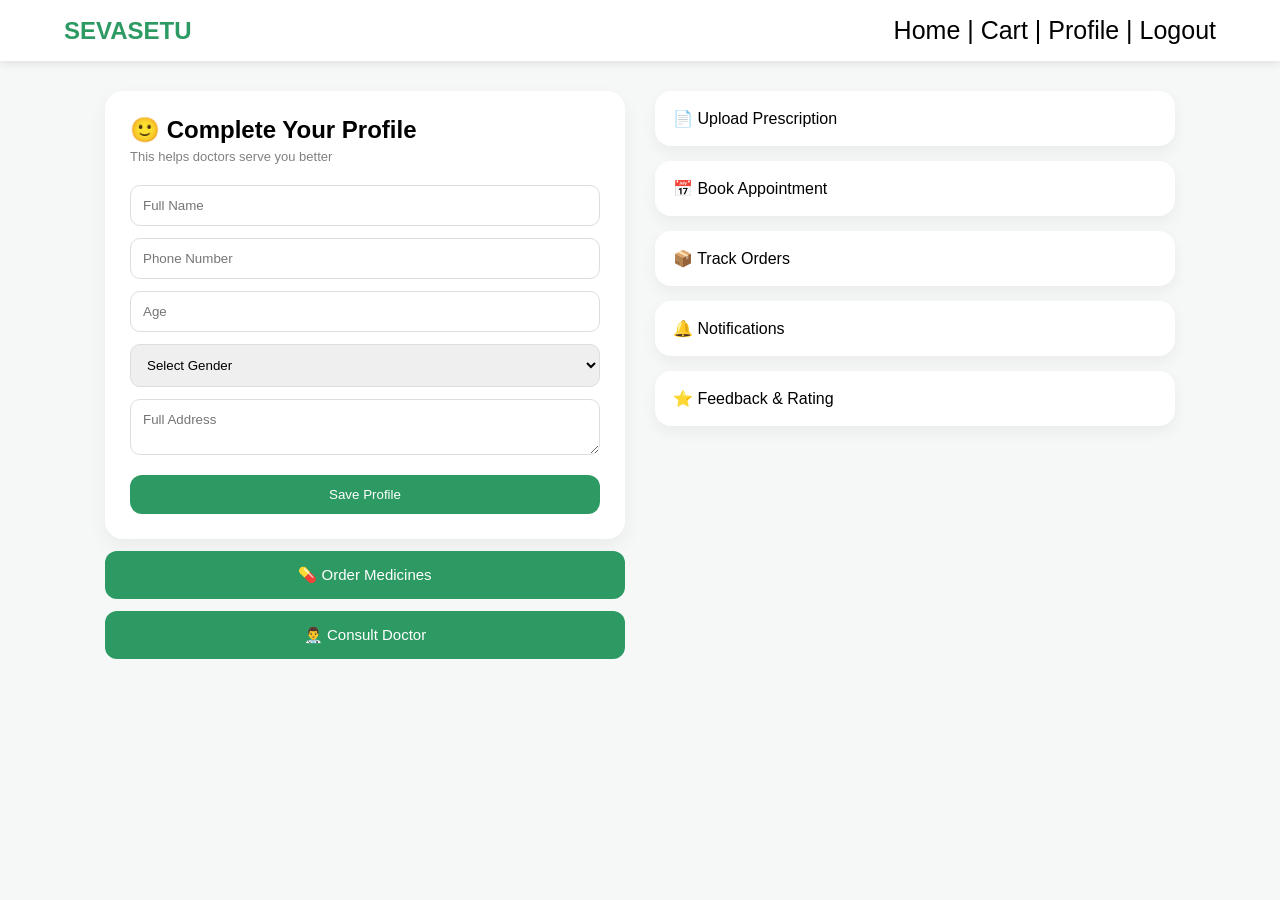
<file: user-home.html>
<!DOCTYPE html>
<html>
<head>
<title>SevaSetu | User Dashboard</title>
<meta name="viewport" content="width=device-width, initial-scale=1.0">

<style>
:root {
  --primary: #2d9a63;
  --bg: #f5f8f7;
}

* {
  margin: 0;
  padding: 0;
  font-family: Segoe UI, sans-serif;
  box-sizing: border-box;
}

body {
  background: var(--bg);
}

/* Navbar */

.navbar {
    display: flex;
     justify-content: space-between; 
     align-items: center;
    padding: 1rem 5%; background: white; 
    box-shadow: 0 2px 10px rgba(0,0,0,0.1);
    position: sticky; top: 0; z-index: 1000;
  }
  .logo { font-size: 1.5rem; 
    font-weight: bold; 
    color: var(--primary); 
  }
  
  .logo span
  { color: var(--dark); }
  
  .nav-links { list-style: none; 
    display: flex; 
    font-size: 25px;
    gap: 2rem; }
  
  .nav-links a 
  { text-decoration: none; 
    color: var(--dark);
     font-weight: 500;
     }
  
  .profile-btn { 
    color: var(--primary) !important; 
    font-weight: bold; 
  }
/* Main Layout */
.main {
  max-width: 1100px;
  margin: 30px auto;
  display: grid;
  grid-template-columns: 1fr 1fr;
  gap: 30px;
  padding: 0 15px;
}

/* Left Card */
.profile-card {
  background: white;
  padding: 25px;
  border-radius: 18px;
  box-shadow: 0 8px 20px rgba(0,0,0,.05);
}

.profile-card h2 {
  margin-bottom: 5px;
}

.profile-card p {
  color: gray;
  font-size: 13px;
  margin-bottom: 15px;
}

input, select, textarea {
  width: 100%;
  padding: 12px;
  margin: 6px 0;
  border-radius: 10px;
  border: 1px solid #ddd;
}

button {
  width: 100%;
  background: var(--primary);
  color: white;
  padding: 12px;
  border-radius: 12px;
  border: none;
  margin-top: 10px;
  cursor: pointer;
}

.big-btn {
  margin-top: 12px;
  padding: 15px;
  font-size: 15px;
}

/* Right Services */
.services {
  display: flex;
  flex-direction: column;
  gap: 15px;
}

.service-card {
  background: white;
  padding: 18px;
  border-radius: 16px;
  box-shadow: 0 6px 15px rgba(0,0,0,.05);
  font-size: 16px;
  cursor: pointer;
}

.service-card:hover {
  transform: translateY(-2px);
  transition: .2s;
}

/* Toast */
.toast {
  position: fixed;
  bottom: 20px;
  left: 50%;
  transform: translateX(-50%);
  background: #333;
  color: white;
  padding: 10px 18px;
  border-radius: 10px;
  display: none;
}

/* Responsive */
@media(max-width: 800px){
  .main {
    grid-template-columns: 1fr;
  }
}
</style>
</head>

<body>

<div class="navbar">
  <div class="logo">SEVASETU</div>
  <div class="nav-links">
    Home | Cart | Profile | Logout
  </div>
</div>

<div class="main">

  <!-- LEFT SIDE -->
  <div>
    <div class="profile-card">
      <h2>🙂 Complete Your Profile</h2>
      <p>This helps doctors serve you better</p>

      <input id="name" placeholder="Full Name">
      <input id="phone" placeholder="Phone Number">
      <input id="age" placeholder="Age">

      <select id="gender">
        <option value="">Select Gender</option>
        <option>Male</option>
        <option>Female</option>
        <option>Other</option>
      </select>

      <textarea id="address" placeholder="Full Address"></textarea>

      <button onclick="saveProfile()">Save Profile</button>
    </div>

    <button class="big-btn">💊 Order Medicines</button>
    <button class="big-btn">👨‍⚕️ Consult Doctor</button>
  </div>

  <!-- RIGHT SIDE -->
  <div class="services">
    <div class="service-card">📄 Upload Prescription</div>
    <div class="service-card">📅 Book Appointment</div>
    <div class="service-card">📦 Track Orders</div>
    <div class="service-card">🔔 Notifications</div>
    <div class="service-card">⭐ Feedback & Rating</div>
  </div>

</div>

<div id="toast" class="toast"></div>

<script>
const fields = ["name", "phone", "age", "gender", "address"];

window.onload = () => {
  fields.forEach(f => {
    if (localStorage.getItem(f)) {
      document.getElementById(f).value = localStorage.getItem(f);
    }
  });
};

function saveProfile() {
  let valid = true;

  fields.forEach(f => {
    const value = document.getElementById(f).value.trim();
    if (!value) valid = false;
  });

  if (!valid) {
    showToast("Please fill all details");
    return;
  }

  fields.forEach(f => {
    localStorage.setItem(f, document.getElementById(f).value);
  });

  showToast("Profile saved successfully ✅");
}

function showToast(msg) {
  const toast = document.getElementById("toast");
  toast.innerText = msg;
  toast.style.display = "block";

  setTimeout(() => {
    toast.style.display = "none";
  }, 2500);
}
</script>

</body>
</html>
</file>
<file: style.css>
:root {
    --primary: #2d9a63;
    --secondary: #27ae60;
    --accent: #f39c12;
    --dark: #2c3e50;
    --light: #f4f7f6;
}

* { margin: 0;
   padding: 0;
    box-sizing: border-box; 
 font-family: 'Segoe UI', sans-serif;
 }

 html, body {
    overflow-x: hidden;
  }
  
body { background: var(--light); color: var(--dark); line-height: 1.6; }


.navbar {
    display: flex;
     justify-content: space-between; 
     align-items: center;
    padding: 1rem 5%; background: white; 
    box-shadow: 0 2px 10px rgba(0,0,0,0.1);
    position: sticky; top: 0; z-index: 1000;
}
.logo { font-size: 1.5rem; 
    font-weight: bold; 
    color: var(--primary); 
}

.logo span
 { color: var(--dark); }

.nav-links { list-style: none; 
    display: flex; 
    font-size: 25px;
    gap: 2rem; }

.nav-links a 
{ text-decoration: none; 
    color: var(--dark);
     font-weight: 500;
     }

.profile-btn { 
    color: var(--primary) !important; 
    font-weight: bold; 
}
/* Remove default blue link styling but keep clickable */
.services a {
  text-decoration: none;
  color: inherit;
  display: block;
}

/* Optional: add hover effect so user knows it's clickable */
.services a:hover {
  transform: translateY(-2px);
}

/* Hero */
.hero {
    display: flex; align-items: center; padding: 4rem 5%;
    background: linear-gradient(135deg, #e0f2f1 0%, #ffffff 100%);
    min-height: 80vh;
}

.hero-content { flex: 1; }
.hero-content h1 
{ font-size: 5rem;
     margin-bottom: 1rem;
      color: var(--primary); }

      .btn-primary,
      .btn-secondary {
        display: inline-block;
      }
      .hero-content p {
        font-size: 30px;
      }
       .hero-image img {
        width: 100%;              /* fill its container properly */
        max-width: 780px;         /* prevents it from becoming too dominant */
        border-radius: 10px;
        box-shadow: 0 10px 25px rgba(0,0,0,0.08);
        display: block;
     }
     .btn-primary,
.btn-secondary {
  display: inline-block;
}

.btn-primary { background: var(--primary); color: white; padding: 0.8rem 2rem; border-radius: 5px; text-decoration: none; margin-right: 1rem; margin-top: 80px; }
.btn-secondary { border: 2px solid var(--primary); color: var(--primary); padding: 0.8rem 2rem; border-radius: 5px; text-decoration: none; }


/* Cards */
.services { padding: 4rem 5%; }
.grid-container { display: grid; grid-template-columns: repeat(auto-fit, minmax(250px, 1fr)); gap: 20px; margin-top: 2rem; }
.card { background: white; padding: 2rem; text-align: center; border-radius: 10px; transition: 0.3s; cursor: pointer; }
.card:hover { transform: translateY(-10px); border-bottom: 4px solid var(--primary); }
.card i { font-size: 2.5rem; color: var(--primary); margin-bottom: 1rem; }

/* Tabs */
.info-tabs { padding: 4rem 5%; background: white; }
.tab-buttons { display: flex; gap: 10px; margin-bottom: 20px; }
.tab-btn { padding: 10px 20px; border: none; background: #ddd; cursor: pointer; border-radius: 5px; }
.tab-btn.active { background: var(--primary); color: white; }
.tab-content { display: none; padding: 20px; border: 1px solid #eee; border-radius: 10px; }
.show { display: block; }
.info-flex { display: flex; gap: 20px; flex-wrap: wrap; }
.info-box { flex: 1; min-width: 280px; background: var(--light); padding: 15px; border-radius: 8px; }
.plans {
    padding: 30px 70px;
    background: #f1fffb;
  }
  .grid-container {
    display: grid;
    grid-template-columns: repeat(auto-fit, minmax(250px, 1fr));
    gap: 25px;
  }
/* Remove default link styling inside cards */
.health-card,
.health-card a {
  color: #000;               /* normal text color */
  text-decoration: none;     /* remove underline */
}
/* Cards */
.HealthGuides{ padding: 4rem 5%; }
.grid-container { display: grid; grid-template-columns: repeat(auto-fit, minmax(250px, 1fr)); gap: 20px; margin-top: 2rem; }
.card { background: white; padding: 2rem; text-align: center; border-radius: 10px; transition: 0.3s; cursor: pointer; }
.card:hover { transform: translateY(-10px); border-bottom: 4px solid var(--primary); }
.card i { font-size: 2.5rem; color: var(--primary); margin-bottom: 1rem; }

.services {
    background: #ffffff;
  }
  
  .HealthGuides{
    background: #f4fffb; /* very light mint */
    padding: 40px 0;
  }
  
/* Also protect child elements */
.health-card * {
  text-decoration: none;
  color: inherit;
}
  

  .health-card h3 {
    font-size: 16px;
    margin: 10px 0;
    text-align: center;
  }
  
  .health-card p {
    font-size: 13px;
    color: #666;
    text-align: center;
    line-height: 1.4;
    text-decoration: none; /* important */
  }
  .health-card {
    height: 220px;
    display: flex;
    flex-direction: column;
    justify-content: center;
    align-items: center;
  }
  
  
  .plan-grid {
    margin-top: 20px;
    display: grid;
    grid-template-columns: repeat(auto-fit, minmax(240px, 1fr));
    gap: 22px;
  }
  
  .plan-card {
    background: white;
    padding: 26px;
    border-radius: 20px;
    box-shadow: 0 6px 18px rgba(0,0,0,0.06);
  }
  
  /* ===== ADS ===== */
  .ads {
    padding: 30px 70px;
  }
  
  .ads-grid {
    display: grid;
    grid-template-columns: repeat(auto-fit, minmax(200px, 1fr));
    gap: 18px;
  }
  
  .ad-box {
    background: #e7fbf4;
    padding: 20px;
    border-radius: 16px;
    font-weight: 600;
    text-align: center;
  }
.vaccine-section {
  padding: 120px 180px;
}

.vaccine-buttons {
  display: flex;
  gap: 20px;
  margin-top: 15px;
}

.vaccine-btn {
  text-decoration: none;
  background: #2aa879;
  color: white;
  padding: 18px 28px;
  border-radius: 14px;
  font-weight: 600;
  transition: 0.2s ease;
}

.vaccine-btn:hover {
  background: #23966c;
}


.promo-slider {
  width: 100%;
  margin: 60px 0;
}

.swiper {
  width: 90%;
  max-width: 1200px;
  height: 420px;
  border-radius: 18px;
  overflow: hidden;
}

.swiper-slide img {
  width: 100%;
  height: 100%;
  object-fit: cover;
}



@media (max-width: 768px) {
    .hero { flex-direction: column-reverse; text-align: center; }
    .nav-links { display: none; } /* Simplified for demo */
}
</file>
